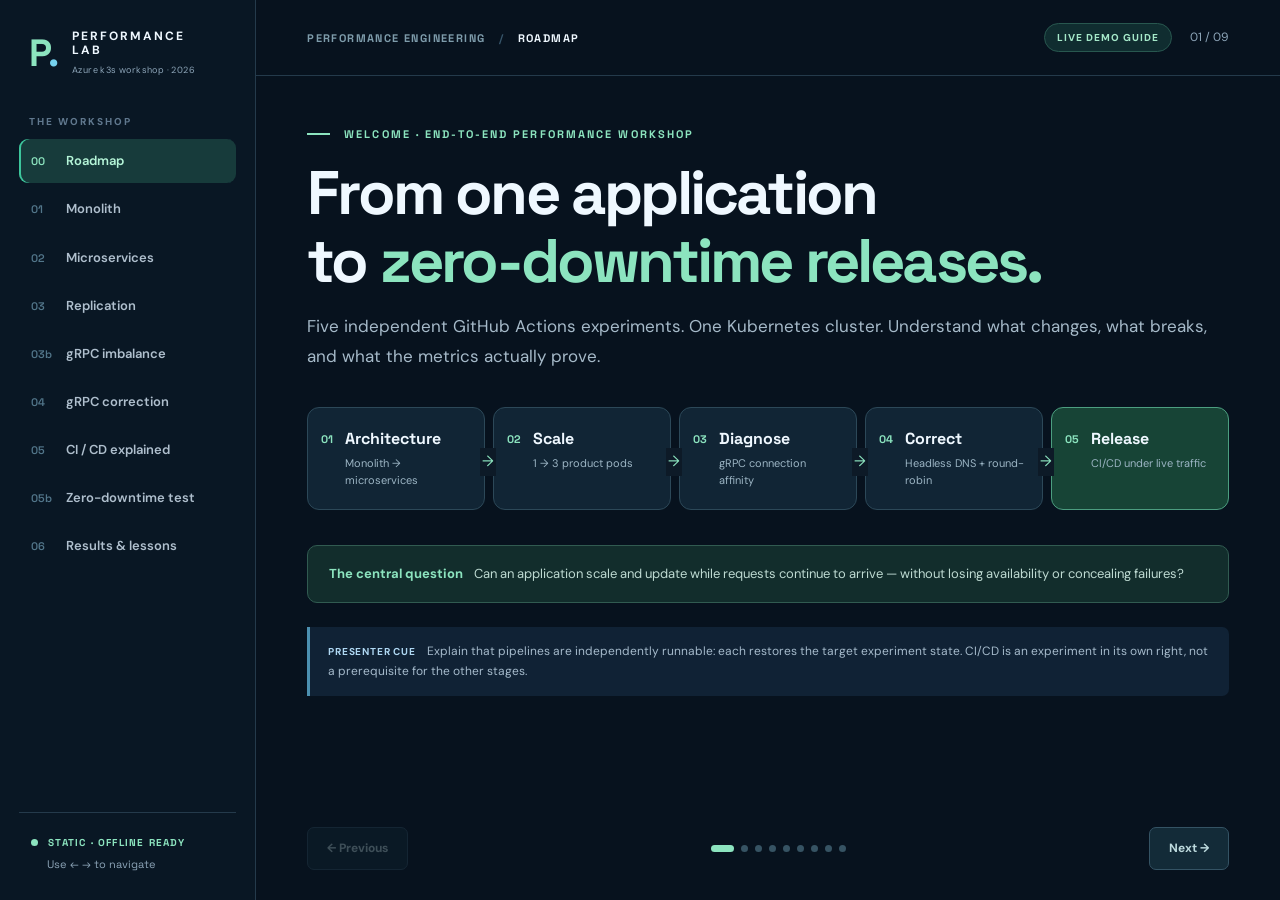
<file: presentation/index.html>
<!doctype html>
<html lang="en">
<head>
  <meta charset="utf-8">
  <meta name="viewport" content="width=device-width, initial-scale=1">
  <meta name="theme-color" content="#07121e">
  <title>Performance Lab | Monolith → Microservices → Zero Downtime</title>
  <link rel="stylesheet" href="./style.css">
  <script src="./app.js" defer></script>
</head>
<body>
<div class="shell">
  <aside class="sidebar" aria-label="Presentation navigation">
    <div class="brand"><span class="brand-symbol">P<span>.</span></span><div><strong>PERFORMANCE<br>LAB</strong><small>Azure k3s workshop · 2026</small></div></div>
    <div class="nav-label">THE WORKSHOP</div>
    <nav id="navigation">
      <a href="#intro" data-page="intro"><span>00</span> Roadmap</a>
      <a href="#monolith" data-page="monolith"><span>01</span> Monolith</a>
      <a href="#microservices" data-page="microservices"><span>02</span> Microservices</a>
      <a href="#replication" data-page="replication"><span>03</span> Replication</a>
      <a href="#problem" data-page="problem"><span>03b</span> gRPC imbalance</a>
      <a href="#correction" data-page="correction"><span>04</span> gRPC correction</a>
      <a href="#cicd" data-page="cicd"><span>05</span> CI / CD explained</a>
      <a href="#rollout" data-page="rollout"><span>05b</span> Zero-downtime test</a>
      <a href="#recap" data-page="recap"><span>06</span> Results &amp; lessons</a>
    </nav>
    <div class="sidebar-bottom"><span class="live-dot"></span> STATIC · OFFLINE READY <small>Use ← → to navigate</small></div>
  </aside>
  <main class="main">
    <header class="topbar"><div class="crumb"><span class="pale">PERFORMANCE ENGINEERING</span><span class="slash"> / </span><span id="crumb">ROADMAP</span></div><div class="top-right"><span class="chip">LIVE DEMO GUIDE</span><span id="progress">01 / 09</span></div></header>

    <section class="page active" id="intro" data-title="ROADMAP">
      <div class="eyebrow"><span class="line"></span> WELCOME · END-TO-END PERFORMANCE WORKSHOP</div>
      <h1>From one application <br>to <em>zero-downtime releases.</em></h1>
      <p class="lead">Five independent GitHub Actions experiments. One Kubernetes cluster. Understand what changes, what breaks, and what the metrics actually prove.</p>
      <div class="hero-stack">
        <div class="journey-cell"><div class="journey-no">01</div><div><strong>Architecture</strong><small>Monolith → microservices</small></div><span class="arrow">→</span></div>
        <div class="journey-cell"><div class="journey-no">02</div><div><strong>Scale</strong><small>1 → 3 product pods</small></div><span class="arrow">→</span></div>
        <div class="journey-cell"><div class="journey-no">03</div><div><strong>Diagnose</strong><small>gRPC connection affinity</small></div><span class="arrow">→</span></div>
        <div class="journey-cell"><div class="journey-no">04</div><div><strong>Correct</strong><small>Headless DNS + round-robin</small></div><span class="arrow">→</span></div>
        <div class="journey-cell accent"><div class="journey-no">05</div><div><strong>Release</strong><small>CI/CD under live traffic</small></div></div>
      </div>
      <div class="callout"><strong>The central question</strong> Can an application scale and update while requests continue to arrive — without losing availability or concealing failures?</div>
      <div class="speaker"><strong>Presenter cue</strong> Explain that pipelines are independently runnable: each restores the target experiment state. CI/CD is an experiment in its own right, not a prerequisite for the other stages.</div>
    </section>

    <section class="page" id="monolith" data-title="MONOLITH">
      <div class="eyebrow"><span class="line"></span> PIPELINE 01 · ARCHITECTURE</div>
      <h1>One service.<br><em>One deployment unit.</em></h1>
      <p class="lead">Users, products, carts and orders live inside a single application with one shared database. Simple deployment; shared scaling and failure boundaries.</p>
      <div class="diagram single-path">
        <div class="node users"><span class="node-icon">◉</span><strong>JMeter clients</strong><small>HTTP traffic</small></div><div class="connector"><span>HTTP</span></div>
        <div class="big-service"><div class="head"><span class="mini-dot"></span> ECOMMERCE MONOLITH <span class="version">v1.0.0</span></div><div class="module-grid"><div>👤 Users</div><div>▣ Products</div><div>◫ Carts</div><div>▧ Orders</div></div><div class="service-foot">One process · One pod · One release</div></div>
        <div class="connector"><span>SQL</span></div><div class="node database"><span class="node-icon">▤</span><strong>PostgreSQL</strong><small>shared data</small></div>
      </div>
      <div class="insights"><article><span>ADVANTAGE</span><h3>Simple to understand</h3><p>One build, one deployment, direct in-process calls.</p></article><article><span>TRADE-OFF</span><h3>Coupled scaling</h3><p>A hot product endpoint consumes resources in the same runtime as orders.</p></article><article><span>DEMO</span><h3>Load &amp; spike</h3><p>Measure throughput, latency and JMeter failures as traffic grows.</p></article></div>
      <div class="action-line"><a target="_blank" rel="noreferrer" href="https://github.com/bassem-ch007/Performence_testing/actions/workflows/workshop-01.yaml">Pipeline 01 ↗</a><small>Expected: monolith 1 · microservices 0</small></div>
      <div class="speaker"><strong>Presenter cue</strong> A monolith is not necessarily slower. We are comparing deployment and scaling behavior; equal workloads are required for a fair throughput comparison.</div>
    </section>

    <section class="page" id="microservices" data-title="MICROSERVICES">
      <div class="eyebrow"><span class="line"></span> PIPELINE 02 · ARCHITECTURE</div>
      <h1>Split responsibilities.<br><em>Keep the business flow.</em></h1>
      <p class="lead">Separate API services communicate through REST and gRPC. Each can be deployed and scaled independently, while PostgreSQL remains shared in this workshop setup.</p>
      <div class="diagram">
        <div class="path-top">JMETER CLIENTS <span>HTTP / NodePort</span></div>
        <div class="service-columns">
          <div class="micro-node cyan"><span>01 / USERS</span><strong>user-service</strong><small>1 pod · REST :30081</small></div>
          <div class="micro-node violet"><span>02 / PRODUCTS</span><strong>product-service</strong><small>1 pod · REST :30082</small></div>
          <div class="micro-node orange"><span>03 / ORDERS</span><strong>order-service</strong><small>1 pod · REST :30083</small></div>
        </div>
        <div class="rpc-strip"><span>order-service → user-service: gRPC</span><span>order-service → product-service: gRPC</span></div>
        <div class="database-bar">▤ &nbsp; PostgreSQL · shared workshop database</div>
      </div>
      <div class="insights"><article><span>ADVANTAGE</span><h3>Independent deployment</h3><p>Update product-service without rebuilding order-service.</p></article><article><span>TRADE-OFF</span><h3>Network dependencies</h3><p>RPC failures, timeouts and connection reuse now matter.</p></article><article><span>MEASURE</span><h3>End-to-end latency</h3><p>Track JMeter outcomes separately from each service’s server metrics.</p></article></div>
      <div class="action-line"><a target="_blank" rel="noreferrer" href="https://github.com/bassem-ch007/Performence_testing/actions/workflows/workshop-02.yaml">Pipeline 02 ↗</a><small>Expected: user 1 · product 1 · order 1</small></div>
      <div class="speaker"><strong>Presenter cue</strong> Compare architecture, not just raw speed: the mono and micro JMeter plans have different default mixes. Equalize traffic if you want a defensible benchmark comparison.</div>
    </section>

    <section class="page" id="replication" data-title="REPLICATION">
      <div class="eyebrow"><span class="line"></span> PIPELINE 03 · KUBERNETES SCALING</div>
      <h1>One replica becomes <em>three.</em></h1>
      <p class="lead">A Deployment creates three product-service pods behind a Kubernetes Service. Kubernetes can keep all three healthy — but that does not prove the client distributes requests evenly.</p>
      <div class="diagram">
        <div class="path-top">PRODUCT SERVICE · Kubernetes ClusterIP <span>Three ready endpoints</span></div>
        <div class="replica-row">
          <div class="pod"><small>POD A</small><strong>product-service</strong><span class="pod-foot">v1.0.0 · Ready</span></div>
          <div class="pod"><small>POD B</small><strong>product-service</strong><span class="pod-foot">v1.0.0 · Ready</span></div>
          <div class="pod"><small>POD C</small><strong>product-service</strong><span class="pod-foot">v1.0.0 · Ready</span></div>
        </div>
        <div class="signal"><span>✓ Three healthy replicas</span><span>≠ Three equally busy replicas</span></div>
      </div>
      <div class="insights"><article><span>REPLICATION</span><h3>Availability capacity</h3><p>Three independent product runtimes can serve requests.</p></article><article><span>SERVICE ROUTING</span><h3>Different protocols</h3><p>HTTP requests and long-lived gRPC connections need not distribute alike.</p></article><article><span>PROOF</span><h3>Inspect each pod</h3><p>Break down gRPC and HTTP request rates by pod rather than only totals.</p></article></div>
      <div class="action-line"><a target="_blank" rel="noreferrer" href="https://github.com/bassem-ch007/Performence_testing/actions/workflows/workshop-03.yaml">Pipeline 03 ↗</a><small>Expected: 3/3 product pods; baseline order-service v1.0.0</small></div>
      <div class="speaker"><strong>Presenter cue</strong> Ask the room: “If Kubernetes says 3/3 Ready, does that mean each pod gets one third of the traffic?” The next slide shows why the answer is no.</div>
    </section>

    <section class="page" id="problem" data-title="gRPC IMBALANCE">
      <div class="eyebrow"><span class="line"></span> STAGE 03 · MEASURED BEHAVIOR</div>
      <h1>Three healthy pods.<br><em>One handles the gRPC traffic.</em></h1>
      <p class="lead">The original order-service uses a long-lived gRPC channel targeting the normal product ClusterIP. That connection can remain pinned to one selected backend.</p>
      <div class="diagram problem-diagram">
        <div class="node source"><strong>order-service</strong><small>gRPC · v1.0.0</small></div>
        <div class="branch-visual"><span class="beam-main">━━━━━━━━━━━━━━━━━━━━➜</span><span class="beam-muted">┄┄┄┄┄┄┄┄┄┄┄┄</span><span class="beam-muted">┄┄┄┄┄┄┄┄┄┄┄┄</span></div>
        <div class="stacked-pods"><div class="pod hot"><small>POD A</small><strong>100% observed</strong><span>≈ 3.26k gRPC calls</span></div><div class="pod cold"><small>POD B</small><strong>No recorded calls</strong><span>Yet HTTP-active</span></div><div class="pod cold"><small>POD C</small><strong>No recorded calls</strong><span>Yet HTTP-active</span></div></div>
      </div>
      <div class="metric-strip"><div><small>PRODUCT PODS READY</small><strong>3 / 3</strong></div><div><small>RECORDED gRPC CALLS</small><strong>≈ 3,260</strong></div><div><small>JMETER SPIKE FAILURES</small><strong class="red">69.11%</strong></div></div>
      <div class="callout warning"><strong>Interpretation, not overclaim</strong> Screenshots showed approximately 3,260 completed product gRPC calls on one pod, while direct HTTP traffic reached multiple pods. The 69.11% JMeter error rate occurred under 2,550 active threads; error causes are not attributable to gRPC alone without JTL analysis.</div>
      <div class="speaker"><strong>Presenter cue</strong> Explain connection-based routing: balancing TCP connections is not equivalent to balancing individual gRPC requests multiplexed over HTTP/2. Note: the slide shows an observed distribution, not a universal prediction for all runs.</div>
    </section>

    <section class="page" id="correction" data-title="gRPC CORRECTION">
      <div class="eyebrow"><span class="line"></span> PIPELINE 04 · NETWORK FIX</div>
      <h1>Discover every pod.<br><em>Distribute RPCs.</em></h1>
      <p class="lead">The corrected order-service uses a headless Kubernetes Service and a round-robin gRPC client policy, enabling the client to discover multiple product pod IPs and select among them.</p>
      <div class="diagram">
        <div class="correction-path"><div class="node source"><strong>order-service</strong><small>v1.1.0</small></div><div class="connection-step">→</div><div class="dns-node"><strong>Headless DNS</strong><small>product-service-grpc-headless:9092</small></div></div>
        <div class="splitter"><span>↙</span><span>↓</span><span>↘</span></div>
        <div class="replica-row corrected"><div class="pod"><small>POD A</small><strong>gRPC requests</strong><span class="pod-foot">Measured share ?</span></div><div class="pod"><small>POD B</small><strong>gRPC requests</strong><span class="pod-foot">Measured share ?</span></div><div class="pod"><small>POD C</small><strong>gRPC requests</strong><span class="pod-foot">Measured share ?</span></div></div>
        <div class="signal good"><span>Client-side round_robin</span><span>Actual distribution requires verification</span></div>
      </div>
      <div class="insights"><article><span>BEFORE</span><h3>ClusterIP endpoint</h3><p>One long-lived gRPC transport can stay on a single backend.</p></article><article><span>AFTER</span><h3>Headless discovery</h3><p>Client resolves pod addresses and can distribute new RPCs.</p></article><article><span>COMPARE</span><h3>Same six panels</h3><p>Use identical load and time windows for Stage 03 and Stage 04.</p></article></div>
      <div class="action-line"><a target="_blank" rel="noreferrer" href="https://github.com/bassem-ch007/Performence_testing/actions/workflows/workshop-04.yaml">Pipeline 04 ↗</a><small>Expected improvement · not yet validated with measured Stage 04 results</small></div>
      <div class="speaker"><strong>Presenter cue</strong> Do not claim exactly 33/33/33. Round-robin is a routing policy, not a mathematical guarantee under finite traffic. Show per-pod metrics and JMeter failure codes after the new test.</div>
    </section>

    <section class="page" id="cicd" data-title="CI / CD">
      <div class="eyebrow"><span class="line"></span> PIPELINE 05 · SOFTWARE DELIVERY</div>
      <h1>CI builds the version.<br><em>CD replaces it safely.</em></h1>
      <p class="lead">Continuous Integration creates an immutable Docker image from source. Continuous Deployment uses Kubernetes rolling updates to replace the previous product-service image.</p>
      <div class="diagram delivery-flow">
        <div class="delivery-step"><div class="step-number">01 · SOURCE</div><strong>GitHub main</strong><small>Product-service source</small></div><div class="flow-arrow">→</div>
        <div class="delivery-step ci"><div class="step-number">02 · CI</div><strong>Build + publish</strong><small>Docker Hub · v1.1.1</small></div><div class="flow-arrow">→</div>
        <div class="delivery-step cd"><div class="step-number">03 · CD</div><strong>Deploy image</strong><small>Azure k3s</small></div><div class="flow-arrow">→</div>
        <div class="delivery-step"><div class="step-number">04 · VERIFY</div><strong>Health + JMeter</strong><small>Errors and latency</small></div>
      </div>
      <div class="two-col"><div class="explainer"><h3>CI — Continuous Integration</h3><p>Checkout source, validate the new tag, build `linux/amd64`, authenticate to Docker Hub and publish a versioned image. CI should not interrupt running pods.</p></div><div class="explainer"><h3>CD — Continuous Deployment</h3><p>Replace the old image with the new one while Kubernetes controls pod replacement. Readiness checks protect service routing; monitoring verifies observed continuity.</p></div></div>
      <div class="callout"><strong>Independent experiment</strong> Pipeline 05 first restores three healthy old product replicas, so its rollout does not depend on Stage 04 being run beforehand. Avoid running another stage during its build or deployment.</div>
      <div class="speaker"><strong>Presenter cue</strong> CI proves that a deployable artifact was built. CD proves that artifact was rolled into the cluster. Neither by itself proves zero downtime: that requires live client measurements.</div>
    </section>

    <section class="page" id="rollout" data-title="ZERO-DOWNTIME TEST">
      <div class="eyebrow"><span class="line"></span> PIPELINE 05 · ZERO-DOWNTIME EXPERIMENT</div>
      <h1>Replace the pods.<br><em>Keep serving traffic.</em></h1>
      <p class="lead">Start continuous JMeter traffic before CD. Kubernetes allows one extra pod (<code>maxSurge: 1</code>) and requires zero unavailable desired replicas (<code>maxUnavailable: 0</code>) during the rolling update.</p>
      <div class="rollout-steps">
        <div class="rollout-card"><span>BEFORE</span><div class="pod-icons"><b class="old">OLD</b><b class="old">OLD</b><b class="old">OLD</b></div><small>3 old pods · v1.0.0</small></div>
        <div class="rollout-card"><span>DURING</span><div class="pod-icons"><b class="old">OLD</b><b class="old">OLD</b><b class="old">OLD</b><b class="new">NEW</b></div><small>Up to 4 pods · new pod becomes ready</small></div>
        <div class="rollout-card"><span>AFTER</span><div class="pod-icons"><b class="new">NEW</b><b class="new">NEW</b><b class="new">NEW</b></div><small>3 new pods · v1.1.1</small></div>
      </div>
      <div class="traffic-ribbon"><span class="pulse"></span> JMETER TRAFFIC CONTINUES THROUGHOUT BUILD → DEPLOY → VERIFICATION</div>
      <div class="insights"><article><span>HEALTH</span><h3>Readiness + availability</h3><p>Watch ready pod counts and the public HTTP health endpoint.</p></article><article><span>USER EXPERIENCE</span><h3>JMeter failures</h3><p>Inspect all HTTP statuses, connection errors, assertion failures and p95/p99 latency.</p></article><article><span>CLAIM</span><h3>Zero observed downtime?</h3><p>Only conclude this if no client-visible failures occur in the tested interval.</p></article></div>
      <div class="action-line"><a target="_blank" rel="noreferrer" href="https://github.com/bassem-ch007/Performence_testing/actions/workflows/workshop-05.yaml">Pipeline 05 ↗</a><small>Use an unused product-service image tag · continuous external load required</small></div>
      <div class="speaker"><strong>Presenter cue</strong> A healthy Kubernetes rollout can still have HTTP request errors. Run JMeter from a separate machine and keep its JTL: that file is evidence of client-observed availability.</div>
    </section>

    <section class="page" id="recap" data-title="RESULTS & LESSONS">
      <div class="eyebrow"><span class="line"></span> FINAL TAKEAWAYS</div>
      <h1>Numbers first.<br><em>Claims second.</em></h1>
      <p class="lead">Every experiment has an intended change, a measurable signal and a limitation. Explain the evidence before explaining the conclusion.</p>
      <div class="summary-table">
        <div class="table-head"><span>EXPERIMENT</span><span>WHAT TO OBSERVE</span><span>INTERPRETATION</span></div>
        <div><strong>01 · Monolith</strong><span>Throughput · p95/p99 · failures</span><span>Single runtime baseline</span></div>
        <div><strong>02 · Microservices</strong><span>Per-service requests · RPC timings</span><span>Distributed dependencies</span></div>
        <div><strong>03 · Replication</strong><span>3/3 ready · one pod received ≈3.26k product RPCs</span><span>Observed gRPC imbalance</span></div>
        <div><strong>04 · Correction</strong><span>Per-pod gRPC share under matched load</span><span>Improvement pending test</span></div>
        <div><strong>05 · CI/CD</strong><span>JMeter failures · HTTP health · new pod readiness</span><span>Zero downtime pending test</span></div>
      </div>
      <div class="callout"><strong>Remember the scope</strong> Grafana server metrics do not capture every client timeout. For a defensible result, pair Prometheus with the JMeter JTL report, record the load shape and select equivalent comparison windows.</div>
      <div class="speaker"><strong>Presenter cue</strong> Close with three ideas: replication is not request balancing; corrected routing must be measured; and zero downtime is a client-observed property, not just a successful CI/CD badge.</div>
    </section>

    <footer class="footer"><button id="prev" aria-label="Previous slide">← Previous</button><div class="dots" id="dots"></div><button id="next" aria-label="Next slide">Next →</button></footer>
  </main>
</div>
</body>
</html>
</file>
<file: presentation/style.css>
@import url('https://fonts.googleapis.com/css2?family=DM+Sans:wght@400;500;600;700;800&family=Space+Grotesk:wght@400;500;600;700&display=swap');
:root{--bg:#07121e;--surface:#0e1b29;--surface2:#122335;--line:#243a4b;--text:#eff8ff;--muted:#8da5b8;--mint:#8ce4bf;--mint2:#3dc69c;--cyan:#75d1ee;--amber:#f5bd73;--red:#f48789;--violet:#c8b2f5}
*{box-sizing:border-box}html{scroll-behavior:smooth}body{margin:0;background:var(--bg);color:var(--text);font:15px/1.55 'DM Sans',system-ui,sans-serif}a{color:inherit;text-decoration:none}button{font:inherit;cursor:pointer}em{font-style:normal;color:var(--mint)}.shell{display:flex;min-height:100vh}.sidebar{width:256px;flex:0 0 256px;border-right:1px solid var(--line);background:#091724;position:sticky;top:0;height:100vh;display:flex;flex-direction:column;padding:29px 19px;z-index:3}.brand{display:flex;align-items:center;gap:13px;padding:0 10px 36px}.brand-symbol{font:700 38px/1 'Space Grotesk';color:var(--mint)}.brand-symbol span{color:var(--cyan)}.brand strong{font-size:12px;line-height:1.2;letter-spacing:2px;display:block}.brand small{display:block;font-size:9px;letter-spacing:.4px;color:var(--muted);margin-top:6px}.nav-label{font-size:10px;letter-spacing:2px;color:#60788e;margin:0 10px 10px;font-weight:800}nav{display:grid;gap:4px}nav a{display:flex;align-items:center;gap:13px;padding:12px 12px;border-radius:9px;color:#afbfcd;font-size:13px;font-weight:600;transition:.15s}nav a span{color:#52768a;font:600 11px 'Space Grotesk';width:22px}nav a:hover{background:#14283a;color:white}nav a.active{background:#173b3b;color:#b5f5d8;box-shadow:inset 2px 0 var(--mint2)}nav a.active span{color:var(--mint)}.sidebar-bottom{margin-top:auto;padding:23px 12px 0;border-top:1px solid var(--line);font:700 10px 'Space Grotesk';color:var(--mint);letter-spacing:1.2px}.sidebar-bottom small{display:block;color:var(--muted);font-size:11px;font-weight:400;letter-spacing:0;margin:8px 0 0 16px}.live-dot{display:inline-block;width:7px;height:7px;border-radius:50%;background:var(--mint);margin-right:6px}.main{flex:1;min-width:0;max-width:1600px;margin:0 auto;display:flex;flex-direction:column}.topbar{height:76px;flex:0 0 76px;border-bottom:1px solid var(--line);padding:0 clamp(28px,4vw,72px);display:flex;align-items:center;justify-content:space-between;gap:16px}.crumb{font:700 11px 'Space Grotesk';letter-spacing:1.4px}.pale{color:#7e9cab}.slash{color:#37566b;margin:0 9px}.top-right{display:flex;align-items:center;gap:18px;color:var(--muted);font-size:12px}.chip{border:1px solid #28574f;background:#102d30;color:#a5e8c9;border-radius:99px;padding:6px 12px;font-size:10px;font-weight:800;letter-spacing:1px}.page{display:none;padding:clamp(30px,4vw,65px) clamp(28px,4vw,72px) 25px;flex:1;animation:fade .25s ease}.page.active{display:block}@keyframes fade{from{opacity:.2;transform:translateY(7px)}to{opacity:1;transform:translateY(0)}}.eyebrow{display:flex;gap:14px;align-items:center;color:var(--mint);font:700 11px 'Space Grotesk';letter-spacing:2.1px}.eyebrow .line{width:23px;height:2px;background:var(--mint)}h1{font:700 clamp(38px,4.8vw,72px)/1.1 'Space Grotesk',sans-serif;letter-spacing:-2.8px;margin:19px 0 17px}h3{font:700 17px/1.3 'Space Grotesk';margin:8px 0}p{margin:0}.lead{font-size:17px;line-height:1.75;max-width:1000px;color:#a6bac9;margin-bottom:29px}.diagram{border:1px solid #294255;border-radius:16px;background:linear-gradient(150deg,#102331,#0a1825);padding:28px;min-height:235px;margin:24px 0;overflow:hidden}.node{border:1px solid #446174;background:#163044;border-radius:13px;padding:17px 21px;min-width:148px;display:flex;align-items:center;flex-direction:column;text-align:center;gap:4px}.node strong{font:700 15px 'Space Grotesk'}.node small{color:#9cbed0;font-size:11px}.node-icon{font-size:28px;color:var(--mint)}.single-path{display:flex;align-items:center;justify-content:space-between;gap:8px}.connector{flex:1;height:2px;background:linear-gradient(90deg,#476b7b,#5ac8a2);position:relative;min-width:30px}.connector:after{content:'›';position:absolute;right:0;top:-17px;color:var(--mint);font-size:24px}.connector span{position:absolute;top:-23px;left:35%;color:#82a0ae;font-size:10px}.big-service{border:1px solid #3d9c86;background:#112d31;border-radius:13px;min-width:280px;max-width:365px;padding:15px;flex:1}.head{font:700 12px 'Space Grotesk';color:var(--mint);letter-spacing:1.1px;border-bottom:1px solid #26544f;padding-bottom:13px;display:flex;gap:8px;align-items:center}.mini-dot{background:var(--mint);width:8px;height:8px;border-radius:50%}.version{margin-left:auto;font-size:10px;border:1px solid #3d7568;padding:2px 6px;border-radius:3px}.module-grid{display:grid;grid-template-columns:1fr 1fr;gap:8px;margin:15px 0}.module-grid div{background:#1c4144;padding:13px 9px;border-radius:7px;font-size:12px;text-align:center}.service-foot{text-align:center;color:#83b7a9;font-size:11px}.database{border-color:#6b5a55;background:#312822}.database .node-icon{color:var(--amber)}.insights{display:grid;grid-template-columns:repeat(3,minmax(0,1fr));gap:16px;margin:25px 0}.insights article{border:1px solid #253e4f;border-radius:12px;background:#0c1c2a;padding:22px}.insights article>span{font:700 10px 'Space Grotesk';letter-spacing:1.6px;color:var(--mint)}.insights p{font-size:13px;color:#9cb3c4;line-height:1.65}.action-line{display:flex;align-items:center;gap:18px;margin-top:20px;flex-wrap:wrap}.action-line a{border:1px solid #6adcb2;color:#b5f8d7;background:#12362f;padding:10px 16px;border-radius:7px;font-weight:700;font-size:12px}.action-line a:hover{background:#1b5246}.action-line small{color:#97adbd}.speaker{background:#102235;border-left:3px solid #4c90b0;padding:14px 18px;margin-top:23px;color:#a5bacb;font-size:12px;line-height:1.7;border-radius:0 7px 7px 0}.speaker strong{color:#afd8f3;text-transform:uppercase;letter-spacing:.8px;font-size:10px;margin-right:8px}.callout{padding:18px 21px;border:1px solid #315b51;background:#122d2c;border-radius:10px;color:#bedad2;margin:24px 0;font-size:13px}.callout strong{color:var(--mint);margin-right:8px}.callout.warning{background:#32271b;border-color:#785a34;color:#e8cdaa}.callout.warning strong{color:var(--amber)}.hero-stack{display:flex;gap:8px;margin:35px 0}.journey-cell{flex:1;min-width:0;padding:20px 13px;border:1px solid #2c4858;border-radius:12px;background:#112535;display:flex;align-items:flex-start;gap:12px;position:relative}.journey-cell.accent{background:#174436;border-color:#4c9e80}.journey-no{font:700 11px 'Space Grotesk';color:var(--mint);margin-top:4px}.journey-cell strong{display:block;font:700 16px 'Space Grotesk'}.journey-cell small{display:block;font-size:11px;color:#9cb5c4;margin-top:6px}.journey-cell .arrow{position:absolute;right:-12px;top:40%;z-index:1;color:var(--mint);background:#0d1a27;padding:2px}.path-top{padding:13px 15px;background:#1b3845;border:1px solid #3b6870;border-radius:8px;text-align:center;font:700 12px 'Space Grotesk';letter-spacing:1.2px}.path-top span{font-weight:400;letter-spacing:0;color:#94bfd0;margin-left:10px}.service-columns{display:grid;grid-template-columns:repeat(3,1fr);gap:16px;margin:30px 0 15px;position:relative}.service-columns:before{content:'';position:absolute;left:16.66%;right:16.66%;top:-17px;height:17px;border-left:2px solid #457b89;border-right:2px solid #457b89;border-top:2px solid #457b89}.micro-node{background:#123443;border:1px solid #3d93a4;padding:23px 15px;border-radius:9px;text-align:center}.micro-node span{font:700 10px 'Space Grotesk';letter-spacing:1.1px;color:var(--cyan)}.micro-node strong{display:block;font:700 20px 'Space Grotesk';margin:7px 0}.micro-node small{color:#9ac3ce}.micro-node.violet{background:#25233f;border-color:#7663a0}.micro-node.violet span{color:var(--violet)}.micro-node.orange{background:#342b21;border-color:#ae7850}.micro-node.orange span{color:var(--amber)}.rpc-strip{display:flex;justify-content:center;gap:13px;flex-wrap:wrap}.rpc-strip span{border:1px dashed #966d49;color:var(--amber);background:#2b261f;padding:9px 15px;border-radius:7px;font-size:11px}.database-bar{max-width:550px;margin:20px auto 0;border:1px solid #6b5440;background:#2b251f;color:#e6b985;padding:12px;text-align:center;border-radius:7px;font:600 12px 'Space Grotesk'}.replica-row{display:grid;grid-template-columns:repeat(3,1fr);gap:18px;margin:26px 0}.pod{border:1px solid #398d83;background:#173b3c;padding:21px 15px;border-radius:12px;text-align:center;min-width:0}.pod small{display:block;color:var(--mint);font:700 11px 'Space Grotesk';letter-spacing:1.2px}.pod strong{display:block;font:700 clamp(14px,1.7vw,19px) 'Space Grotesk';margin:12px 0}.pod-foot{display:block;color:#8ed6ba;font-size:11px}.signal{display:flex;justify-content:space-evenly;gap:12px;flex-wrap:wrap;background:#10252a;border-radius:9px;padding:15px;color:#bde3d2;font-size:13px;font-weight:600}.signal span:last-child{color:var(--amber)}.signal.good span:last-child{color:var(--mint)}.problem-diagram{display:flex;align-items:center;justify-content:center;gap:22px}.source{border-color:#c28b50;background:#342b20}.branch-visual{width:30%;max-width:300px;display:flex;flex-direction:column;justify-content:space-between;height:255px;color:var(--mint);white-space:nowrap;overflow:hidden}.beam-main{font-size:20px;margin-top:15px}.beam-muted{font-size:20px;color:#4d6877;margin-top:35px}.stacked-pods{display:grid;gap:9px;min-width:220px}.stacked-pods .pod{padding:10px}.stacked-pods .pod strong{margin:5px}.stacked-pods .pod span{font-size:10px}.pod.hot{background:#46301d;border-color:#c98a3e}.pod.hot small{color:var(--amber)}.pod.cold{background:#122332;border-color:#38576b}.metric-strip{display:grid;grid-template-columns:repeat(3,1fr);gap:12px}.metric-strip div{border:1px solid #2f4957;background:#122738;border-radius:10px;padding:17px 23px}.metric-strip small{display:block;color:#87a5b7;font:700 10px 'Space Grotesk';letter-spacing:1px}.metric-strip strong{display:block;font:700 31px 'Space Grotesk';margin-top:4px;color:var(--mint)}.metric-strip strong.red{color:var(--red)}.correction-path{display:flex;justify-content:center;align-items:center;gap:20px}.dns-node{background:#193a3f;border:1px solid #4dbaa0;border-radius:10px;padding:18px 30px;display:flex;flex-direction:column;align-items:center}.dns-node small{color:#9dbdcc}.connection-step{font-size:29px;color:var(--mint)}.splitter{display:flex;justify-content:space-around;max-width:820px;margin:14px auto 0;color:var(--mint);font-size:28px}.corrected{margin-top:2px}.delivery-flow{display:flex;align-items:center;gap:11px;justify-content:space-between}.delivery-step{flex:1;min-width:0;background:#152b3a;border:1px solid #466679;border-radius:11px;padding:20px 14px;text-align:center}.delivery-step.ci{background:#173b35;border-color:#3d9c7b}.delivery-step.cd{background:#25344a;border-color:#668eb2}.step-number{color:var(--mint);font:700 11px 'Space Grotesk';letter-spacing:1.3px}.delivery-step strong{display:block;font:700 18px 'Space Grotesk';margin:9px 0}.delivery-step small{font-size:11px;color:#a9c0cc}.flow-arrow{color:var(--mint);font-size:21px}.two-col{display:grid;grid-template-columns:1fr 1fr;gap:17px}.explainer{padding:24px;border:1px solid var(--line);background:var(--surface);border-radius:10px}.explainer h3{color:var(--mint)}.explainer p{color:#a0bac9;font-size:14px;line-height:1.8}.rollout-steps{display:grid;grid-template-columns:repeat(3,1fr);gap:15px}.rollout-card{border:1px solid #334c60;background:#112436;padding:20px 18px;border-radius:12px}.rollout-card>span{font:700 11px 'Space Grotesk';color:var(--mint);letter-spacing:1.5px}.rollout-card small{color:#9bb4c6;font-size:11px}.pod-icons{display:flex;gap:6px;flex-wrap:wrap;margin:24px 0}.pod-icons b{width:47px;height:47px;border-radius:8px;display:flex;align-items:center;justify-content:center;font:700 10px 'Space Grotesk'}.pod-icons .old{background:#3a4655;border:1px solid #687a8b;color:#d0d8e2}.pod-icons .new{background:#194e3b;border:1px solid #6ecba0;color:#b5f5cb}.traffic-ribbon{margin:17px 0;background:#163e38;border:1px solid #397c65;border-radius:8px;text-align:center;padding:13px;font:700 11px 'Space Grotesk';letter-spacing:.9px;color:#b2f0d3}.pulse{display:inline-block;width:7px;height:7px;border-radius:50%;background:var(--mint);margin-right:12px;box-shadow:0 0 12px var(--mint)}.summary-table{border:1px solid #2a4756;border-radius:12px;overflow:hidden;margin:25px 0}.summary-table>div{display:grid;grid-template-columns:1fr 1.6fr 1.2fr;gap:16px;padding:16px 19px;border-bottom:1px solid #254051;font-size:13px;background:#0d2030;align-items:center}.summary-table>div:nth-child(even){background:#122838}.summary-table>div:last-child{border-bottom:0}.summary-table .table-head{background:#1d3a46;font:700 10px 'Space Grotesk';color:var(--mint);letter-spacing:1.1px}.summary-table span{color:#b2c8d4}.footer{display:flex;justify-content:space-between;align-items:center;padding:18px clamp(28px,4vw,72px) 30px;gap:16px}.footer button{color:#bedbde;background:#132b38;border:1px solid #345364;padding:11px 19px;border-radius:7px;font-weight:700;font-size:12px}.footer button:hover:not(:disabled){border-color:#6bcbaf;background:#20433d}.footer button:disabled{opacity:.3;cursor:not-allowed}.dots{display:flex;gap:7px}.dots span{width:7px;height:7px;background:#365363;border-radius:50%}.dots span.active{width:23px;border-radius:6px;background:var(--mint)}code{color:var(--mint);font-size:.9em}
@media(max-width:1180px){.sidebar{width:213px;flex-basis:213px}.hero-stack{flex-wrap:wrap}.journey-cell{flex:1 1 30%}.single-path{flex-wrap:wrap;justify-content:center}.connector{flex:0 0 35px}.big-service{min-width:240px}.insights{gap:9px}.insights article{padding:17px}.delivery-flow{flex-wrap:wrap}.delivery-step{flex:1 1 40%}.flow-arrow{display:none}}
@media(max-width:850px){.shell{display:block}.sidebar{position:static;width:100%;height:auto;padding:14px 16px;display:block}.brand{padding:0 0 12px}.nav-label,.sidebar-bottom{display:none}nav{display:flex;overflow:auto;gap:4px;padding-bottom:5px}nav a{white-space:nowrap;padding:8px;font-size:11px}.topbar{height:53px;flex-basis:53px}.chip{display:none}.page{padding-top:28px}h1{letter-spacing:-1.6px}.lead{font-size:15px}.insights{grid-template-columns:1fr}.problem-diagram{flex-direction:column}.branch-visual{width:100%;height:25px;flex-direction:row}.stacked-pods{width:100%;grid-template-columns:repeat(3,1fr)}.service-columns,.replica-row,.rollout-steps{gap:8px}.micro-node{padding:18px 6px}.micro-node strong{font-size:13px}.pod{padding:15px 7px}.pod strong{font-size:13px}.summary-table>div{grid-template-columns:1fr}.summary-table .table-head{display:none}}
@media(max-width:540px){.diagram{padding:16px}.service-columns,.replica-row,.rollout-steps,.metric-strip{grid-template-columns:1fr}.two-col{grid-template-columns:1fr}.stacked-pods{grid-template-columns:1fr}.journey-cell{flex-basis:46%}.hero-stack{gap:7px}.journey-cell{padding:12px}.journey-cell strong{font-size:13px}.connection-step{display:none}.correction-path{flex-direction:column}.pod-icons{justify-content:center}.single-path .connector{display:none}.lead{margin-bottom:17px}.page{padding-inline:17px}.topbar{padding-inline:17px}.footer{padding-inline:17px}}
@media(prefers-reduced-motion:reduce){*,*:before,*:after{animation-duration:.01ms!important;scroll-behavior:auto!important;transition-duration:.01ms!important}}
</file>
